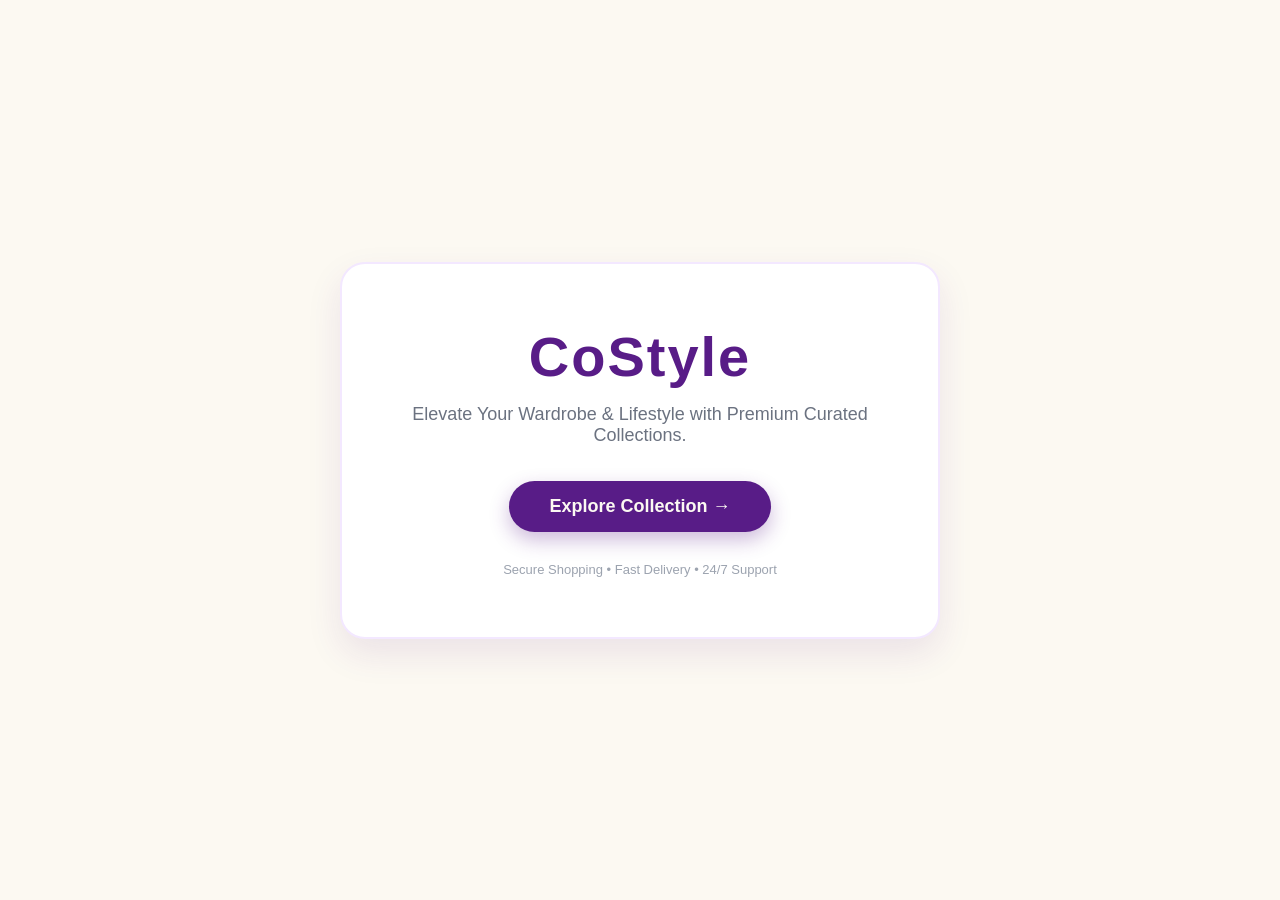
<file: index.html>
<!DOCTYPE html>
<html lang="en">
<head>
    <meta charset="UTF-8">
    <meta name="viewport" content="width=device-width, initial-scale=1.0">
    <title>CoStyle | Welcome</title>
    <style>
        * {
            margin: 0;
            padding: 0;
            box-sizing: border-box;
            font-family: 'Segoe UI', Tahoma, Geneva, Verdana, sans-serif;
        }
        body {
            background-color: #fcf9f2; /* Creamy White Theme */
            color: #2b2b2b;
            display: flex;
            justify-content: center;
            align-items: center;
            height: 100vh;
            overflow: hidden;
        }
        .entry-container {
            text-align: center;
            background: #ffffff;
            padding: 60px 40px;
            border-radius: 25px;
            box-shadow: 0 15px 35px rgba(88, 28, 135, 0.1);
            max-width: 600px;
            width: 90%;
            border: 2px solid #f3e8ff;
        }
        .brand-title {
            font-size: 56px;
            font-weight: 900;
            color: #581c87; /* Rich Purple */
            letter-spacing: 2px;
            margin-bottom: 15px;
        }
        .tagline {
            font-size: 18px;
            color: #6b7280;
            margin-bottom: 35px;
            font-weight: 500;
        }
        .enter-btn {
            background-color: #581c87; /* Bold Purple */
            color: #fcf9f2; /* Creamy White text */
            font-size: 18px;
            font-weight: 700;
            padding: 15px 40px;
            border: none;
            border-radius: 30px;
            cursor: pointer;
            transition: all 0.3s ease;
            box-shadow: 0 8px 20px rgba(88, 28, 135, 0.3);
            text-decoration: none;
            display: inline-block;
        }
        .enter-btn:hover {
            background-color: #6b21a8;
            transform: translateY(-3px);
            box-shadow: 0 12px 25px rgba(88, 28, 135, 0.4);
        }
        .footer-note {
            margin-top: 30px;
            font-size: 13px;
            color: #9ca3af;
        }
    </style>
</head>
<body>

    <div class="entry-container">
        <h1 class="brand-title">CoStyle</h1>
        <p class="tagline">Elevate Your Wardrobe & Lifestyle with Premium Curated Collections.</p>
        
        <!-- Click panravudan ungaloda main shopping store-ku (shop.html) pogum -->
        <a href="shop.html" class="enter-btn">Explore Collection →</a>
        
        <div class="footer-note">
            Secure Shopping &bull; Fast Delivery &bull; 24/7 Support
        </div>
    </div>

</body>
</html>
</file>
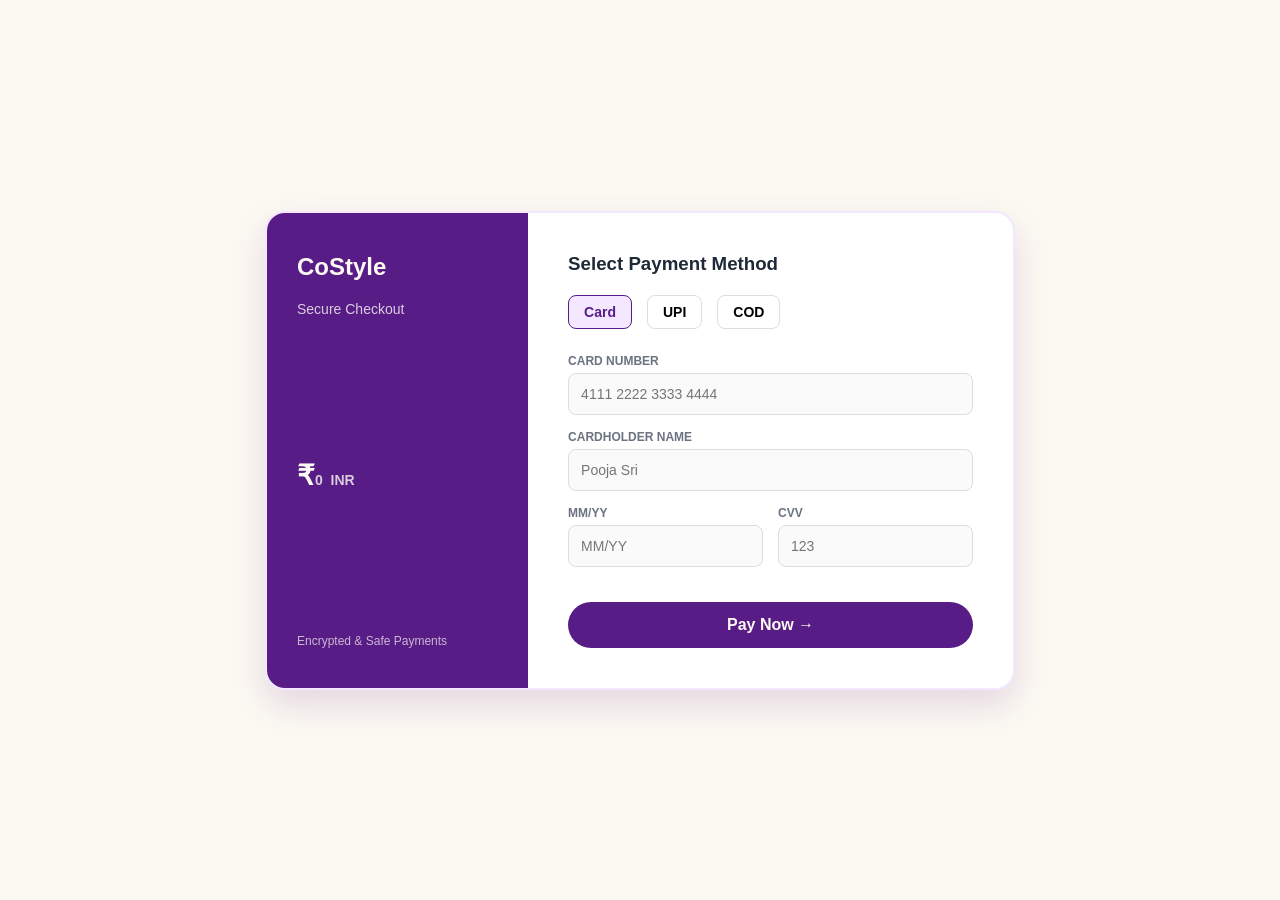
<file: checkout.html>
<!DOCTYPE html>
<html lang="en">
<head>
    <meta charset="UTF-8">
    <meta name="viewport" content="width=device-width, initial-scale=1.0">
    <title>CoStyle - Secure Payment</title>
    <style>
        * {
            margin: 0;
            padding: 0;
            box-sizing: border-box;
            font-family: 'Segoe UI', Tahoma, Geneva, Verdana, sans-serif;
        }
        body {
            background-color: #fcf9f2; /* Creamy White Theme */
            display: flex;
            justify-content: center;
            align-items: center;
            height: 100vh;
        }
        .payment-container {
            background: white;
            width: 750px;
            display: flex;
            border-radius: 20px;
            box-shadow: 0 15px 35px rgba(88, 28, 135, 0.15);
            overflow: hidden;
            border: 2px solid #f3e8ff;
        }
        .payment-sidebar {
            background: #581c87; /* Rich Purple */
            color: #fcf9f2;
            width: 35%;
            padding: 40px 30px;
            display: flex;
            flex-direction: column;
            justify-content: space-between;
        }
        .payment-sidebar h2 {
            font-size: 24px;
            margin-bottom: 20px;
        }
        .amount-box {
            font-size: 28px;
            font-weight: bold;
        }
        .amount-box span {
            font-size: 14px;
            opacity: 0.8;
        }
        .payment-form-section {
            width: 65%;
            padding: 40px;
        }
        .payment-form-section h3 {
            margin-bottom: 20px;
            color: #1f2937;
        }
        .method-icons {
            display: flex;
            gap: 15px;
            margin-bottom: 25px;
        }
        .icon-box {
            border: 1px solid #ddd;
            padding: 8px 15px;
            border-radius: 8px;
            font-weight: bold;
            font-size: 14px;
            cursor: pointer;
        }
        .icon-box.active {
            border-color: #581c87;
            background: #f3e8ff;
            color: #581c87;
        }
        .input-group {
            margin-bottom: 15px;
        }
        .input-group label {
            display: block;
            font-size: 12px;
            color: #6b7280;
            margin-bottom: 5px;
            font-weight: 600;
        }
        .input-group input {
            width: 100%;
            padding: 12px;
            border: 1px solid #ddd;
            border-radius: 8px;
            background: #fafafa;
            font-size: 14px;
        }
        .row-inputs {
            display: flex;
            gap: 15px;
        }
        .pay-btn {
            width: 100%;
            background: #581c87;
            color: #fcf9f2;
            border: none;
            padding: 14px;
            border-radius: 25px;
            font-weight: bold;
            font-size: 16px;
            cursor: pointer;
            margin-top: 20px;
            transition: 0.2s;
        }
        .pay-btn:hover {
            background: #6b21a8;
        }

        /* Success Modal Popup Styles */
        .modal-overlay {
            display: none;
            position: fixed;
            top: 0; left: 0;
            width: 100%; height: 100%;
            background: rgba(0, 0, 0, 0.5);
            justify-content: center;
            align-items: center;
            z-index: 1000;
        }
        .modal-card {
            background: white;
            padding: 40px;
            border-radius: 20px;
            text-align: center;
            max-width: 400px;
            width: 90%;
            box-shadow: 0 10px 30px rgba(88, 28, 135, 0.2);
            border: 2px solid #f3e8ff;
        }
        .modal-card h2 {
            color: #581c87;
            margin: 15px 0 10px;
            font-size: 22px;
        }
        .modal-card p {
            color: #4b5563;
            font-size: 14px;
            margin-bottom: 25px;
            line-height: 1.6;
        }
        .modal-card button {
            background: #581c87;
            color: #fcf9f2;
            border: none;
            padding: 12px 30px;
            border-radius: 25px;
            font-weight: bold;
            cursor: pointer;
            font-size: 15px;
        }
        .modal-card button:hover {
            background: #6b21a8;
        }
    </style>
</head>
<body>

    <div class="payment-container">
        <!-- Sidebar -->
        <div class="payment-sidebar">
            <div>
                <h2>CoStyle</h2>
                <p style="font-size: 14px; opacity: 0.8;">Secure Checkout</p>
            </div>
            <div class="amount-box">
                ₹<span id="pay-total">0</span> <span style="font-size: 14px;">INR</span>
            </div>
            <div style="font-size: 12px; opacity: 0.7;">
                Encrypted & Safe Payments
            </div>
        </div>

        <!-- Form Section -->
        <div class="payment-form-section">
            <h3>Select Payment Method</h3>
            <div class="method-icons">
                <div class="icon-box active">Card</div>
                <div class="icon-box">UPI</div>
                <div class="icon-box">COD</div>
            </div>

            <form onsubmit="processPayment(event)">
                <div class="input-group">
                    <label>CARD NUMBER</label>
                    <input type="text" placeholder="4111 2222 3333 4444" required maxlength="19">
                </div>
                <div class="input-group">
                    <label>CARDHOLDER NAME</label>
                    <input type="text" placeholder="Pooja Sri" required>
                </div>
                <div class="row-inputs">
                    <div class="input-group">
                        <label>MM/YY</label>
                        <input type="text" placeholder="MM/YY" required maxlength="5">
                    </div>
                    <div class="input-group">
                        <label>CVV</label>
                        <input type="password" placeholder="123" required maxlength="4">
                    </div>
                </div>
                <button type="submit" class="pay-btn">Pay Now →</button>
            </form>
        </div>
    </div>

    <!-- Gorgeous Success Popup Modal -->
    <div id="success-modal" class="modal-overlay">
        <div class="modal-card">
            <div style="font-size: 55px;">🎉</div>
            <h2>Payment Successful & Confirmed!</h2>
            <p id="order-details-text">Order ID: <b>ORD123456</b><br>Amount Paid: ₹0</p>
            <button onclick="goToHome()">Back to Store</button>
        </div>
    </div>

    <script>
        const totalAmount = localStorage.getItem("cartTotal") || "0";
        document.getElementById("pay-total").innerText = totalAmount;

        function processPayment(event) {
            event.preventDefault();
            const orderId = "ORD" + Date.now().toString().slice(-6);

            // Show gorgeous modal instead of alert
            const modal = document.getElementById("success-modal");
            const detailsText = document.getElementById("order-details-text");
            
            if (modal && detailsText) {
                detailsText.innerHTML = `Order ID: <b>${orderId}</b><br>Amount Paid: <b>₹${totalAmount}</b><br><br>Thank you for shopping with CoStyle! Your order has been successfully confirmed.`;
                modal.style.display = "flex";
            }
        }

        function goToHome() {
            window.location.href = "shop.html";
        }
    </script>
</body>
</html>
</file>
